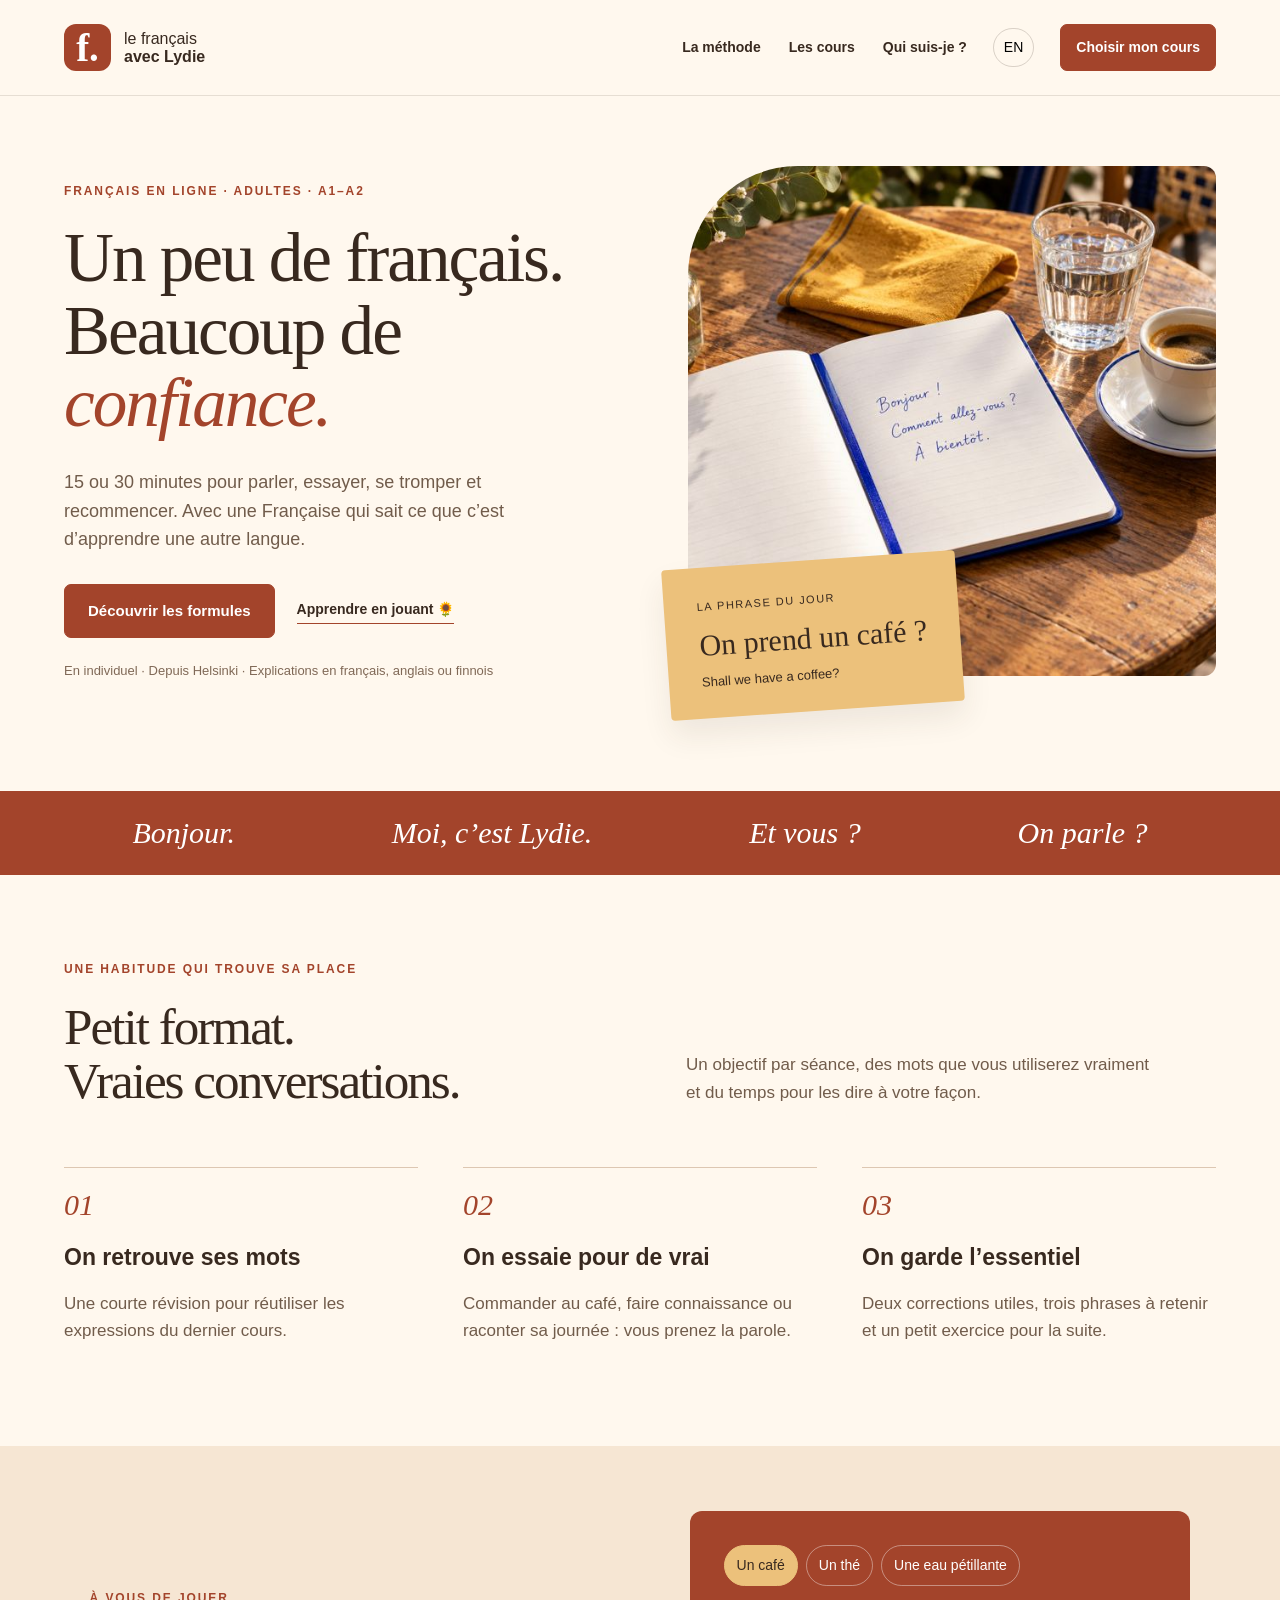
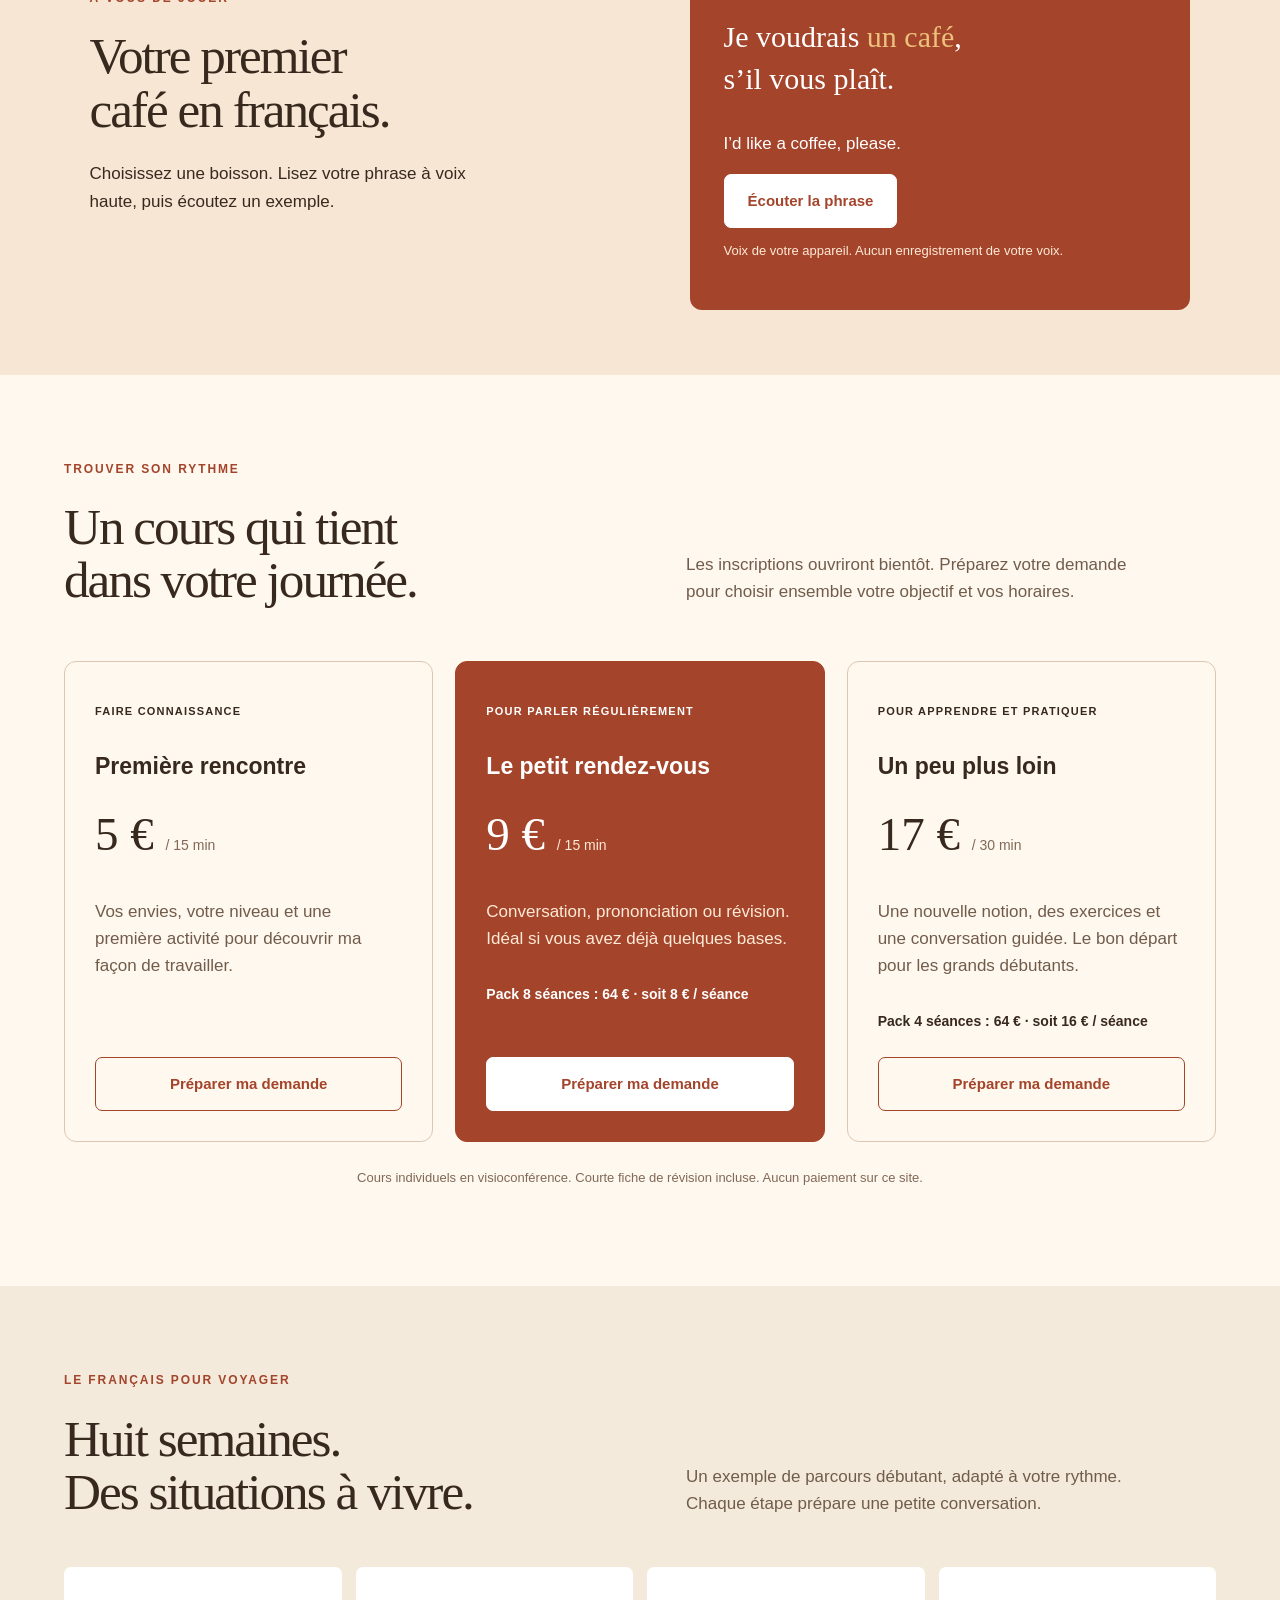
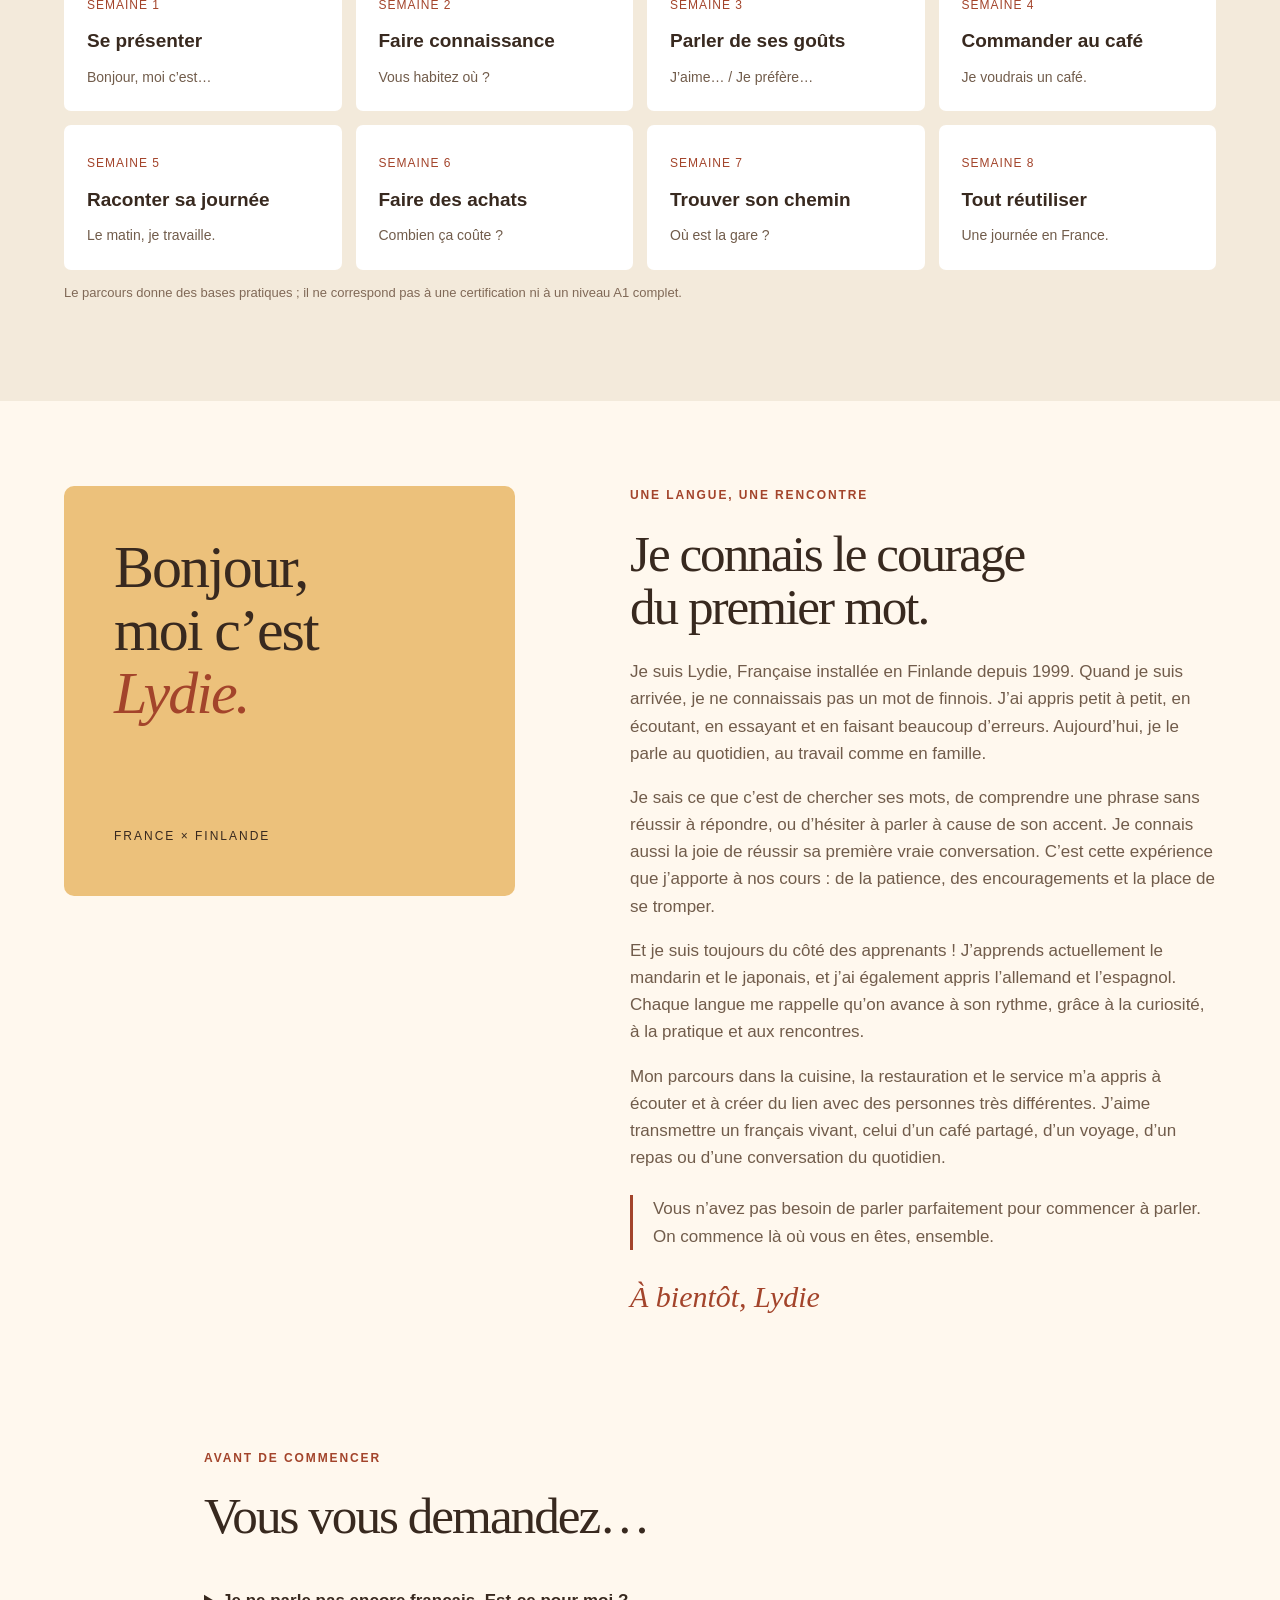
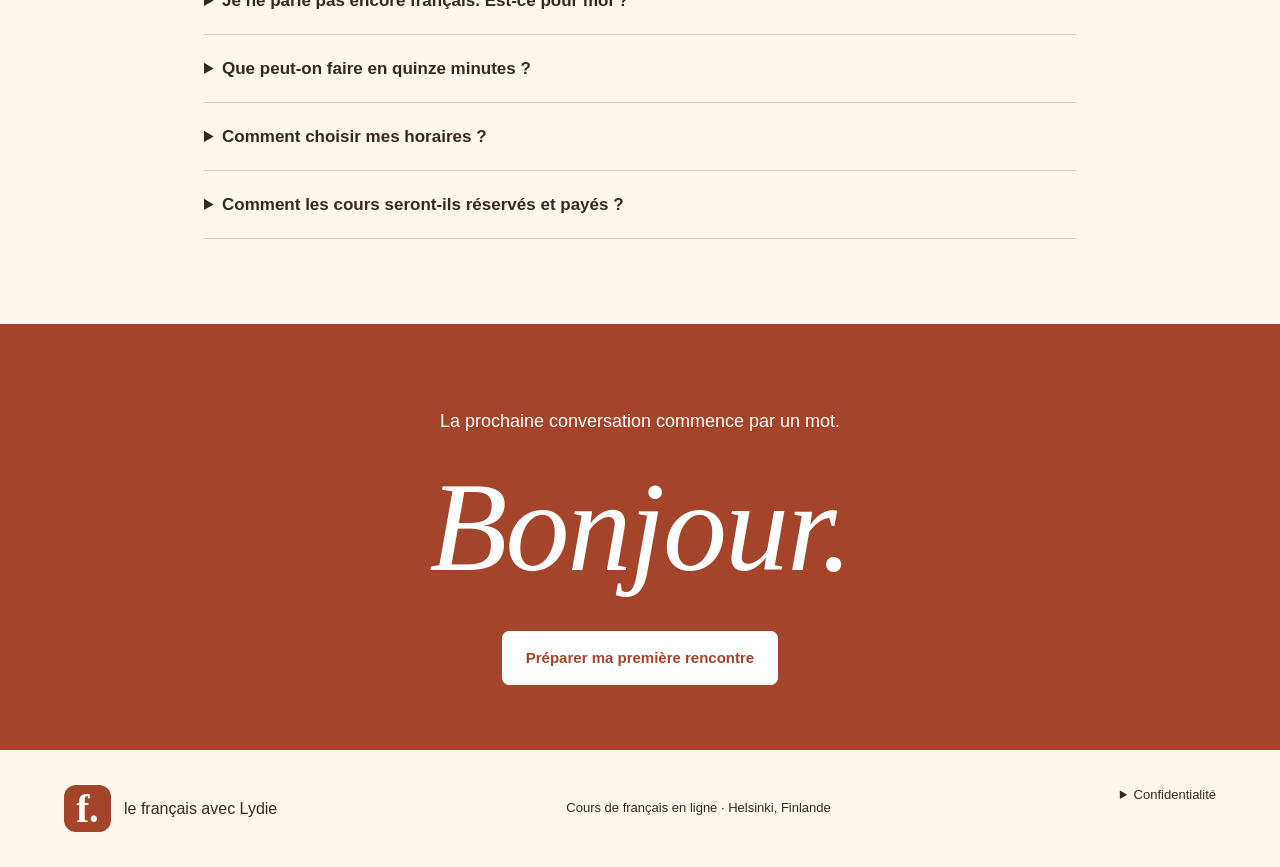
<file: index.html>
<!doctype html><html lang="fr"><head><meta charset="utf-8"><meta name="viewport" content="width=device-width,initial-scale=1"><title>Le français avec Lydie — Cours courts, conversations vivantes</title><meta name="description" content="Pratiquez le français avec Lydie : cours individuels en ligne de 15 ou 30 minutes, prononciation, conversation et culture. À partir de 8 € par séance en pack."><link rel="icon" type="image/svg+xml" href="data:image/svg+xml,%3Csvg xmlns='http://www.w3.org/2000/svg' viewBox='0 0 64 64'%3E%3Crect width='64' height='64' rx='16' fill='%23a3442b'/%3E%3Ctext x='16' y='45' font-size='44' font-family='Georgia' fill='white'%3Ef%3C/text%3E%3C/svg%3E"><link rel="stylesheet" href="style.css"></head><body>
<header><a href="#" class="brand"><span class="mark">f.</span><span>le français<br><b>avec Lydie</b></span></a><nav aria-label="Navigation principale"><a href="#method" data-fr="La méthode" data-en="The method">La méthode</a><a href="#lessons" data-fr="Les cours" data-en="Lessons">Les cours</a><a href="#about" data-fr="Qui suis-je ?" data-en="About me">Qui suis-je ?</a></nav><button id="lang" class="language" aria-label="Switch to English">EN</button><a href="#lessons" class="button small" data-fr="Choisir mon cours" data-en="Find my lesson">Choisir mon cours</a></header>
<main><section class="hero"><div><p class="eyebrow" data-fr="FRANÇAIS EN LIGNE · ADULTES · A1–A2" data-en="ONLINE FRENCH · ADULTS · A1–A2">FRANÇAIS EN LIGNE · ADULTES · A1–A2</p><h1 data-fr="Un peu de français.<br>Beaucoup de<br><em>confiance.</em>" data-en="A little French.<br>A lot more<br><em>confidence.</em>">Un peu de français.<br>Beaucoup de<br><em>confiance.</em></h1><p class="intro" data-fr="15 ou 30 minutes pour parler, essayer, se tromper et recommencer. Avec une Française qui sait ce que c’est d’apprendre une autre langue." data-en="15 or 30 minutes to speak, try, make mistakes and try again. With a French native who knows what learning another language feels like.">15 ou 30 minutes pour parler, essayer, se tromper et recommencer. Avec une Française qui sait ce que c’est d’apprendre une autre langue.</p><div class="actions"><a class="button" href="#lessons" data-fr="Découvrir les formules" data-en="Explore the lessons">Découvrir les formules</a><a class="textlink" href="jouer.html" data-fr="Apprendre en jouant 🌻" data-en="Learn through play 🌻">Apprendre en jouant 🌻</a></div><p class="sub" data-fr="En individuel · Depuis Helsinki · Explications en français, anglais ou finnois" data-en="One-to-one · Based in Helsinki · Support in French, English or Finnish">En individuel · Depuis Helsinki · Explications en français, anglais ou finnois</p></div><div class="hero-art"><img src="cafe.jpg" alt="Un carnet de français bleu, un café et un verre d’eau sur une table ensoleillée" width="1536" height="1024"><div class="notecard"><span data-fr="LA PHRASE DU JOUR" data-en="TODAY’S PHRASE">LA PHRASE DU JOUR</span><p>On prend un café ?</p><small>Shall we have a coffee?</small></div></div></section>
<div class="ribbon"><span>Bonjour.</span><span>Moi, c’est Lydie.</span><span>Et vous ?</span><span>On parle ?</span></div>
<section id="method" class="section"><div class="sectionhead"><p class="eyebrow" data-fr="UNE HABITUDE QUI TROUVE SA PLACE" data-en="A HABIT THAT FITS YOUR LIFE">UNE HABITUDE QUI TROUVE SA PLACE</p><h2 data-fr="Petit format.<br>Vraies conversations." data-en="Short lessons.<br>Real conversations.">Petit format.<br>Vraies conversations.</h2><p data-fr="Un objectif par séance, des mots que vous utiliserez vraiment et du temps pour les dire à votre façon." data-en="One goal per lesson, words you’ll actually use, and time to make them your own.">Un objectif par séance, des mots que vous utiliserez vraiment et du temps pour les dire à votre façon.</p></div><div class="steps"><article><span>01</span><h3 data-fr="On retrouve ses mots" data-en="Bring back what you know">On retrouve ses mots</h3><p data-fr="Une courte révision pour réutiliser les expressions du dernier cours." data-en="A quick review to use expressions from your last lesson again.">Une courte révision pour réutiliser les expressions du dernier cours.</p></article><article><span>02</span><h3 data-fr="On essaie pour de vrai" data-en="Try it in real life">On essaie pour de vrai</h3><p data-fr="Commander au café, faire connaissance ou raconter sa journée : vous prenez la parole." data-en="Order a coffee, meet someone or talk about your day: you do the speaking.">Commander au café, faire connaissance ou raconter sa journée : vous prenez la parole.</p></article><article><span>03</span><h3 data-fr="On garde l’essentiel" data-en="Keep the essentials">On garde l’essentiel</h3><p data-fr="Deux corrections utiles, trois phrases à retenir et un petit exercice pour la suite." data-en="Two useful corrections, three phrases to remember and a small task for next time.">Deux corrections utiles, trois phrases à retenir et un petit exercice pour la suite.</p></article></div></section>
<section class="practice" id="practice"><div><p class="eyebrow" data-fr="À VOUS DE JOUER" data-en="YOUR TURN">À VOUS DE JOUER</p><h2 data-fr="Votre premier<br>café en français." data-en="Your first coffee<br>in French.">Votre premier<br>café en français.</h2><p data-fr="Choisissez une boisson. Lisez votre phrase à voix haute, puis écoutez un exemple." data-en="Choose a drink. Read your phrase aloud, then listen to an example.">Choisissez une boisson. Lisez votre phrase à voix haute, puis écoutez un exemple.</p></div><div class="exercise"><div class="choices" role="group" aria-label="Choisir une boisson"><button class="chosen" data-drink="un café" aria-pressed="true">Un café</button><button data-drink="un thé" aria-pressed="false">Un thé</button><button data-drink="une eau pétillante" aria-pressed="false">Une eau pétillante</button></div><p class="phrase" id="phrase">Je voudrais <strong>un café</strong>,<br>s’il vous plaît.</p><p id="translation">I’d like a coffee, please.</p><button id="listen" class="button light" data-fr="Écouter la phrase" data-en="Listen to the phrase">Écouter la phrase</button><p class="smallprint" data-fr="Voix de votre appareil. Aucun enregistrement de votre voix." data-en="Uses your device’s voice. Your voice is never recorded.">Voix de votre appareil. Aucun enregistrement de votre voix.</p><p id="audio-status" role="status"></p></div></section>
<section class="section" id="lessons"><div class="sectionhead"><p class="eyebrow" data-fr="TROUVER SON RYTHME" data-en="FIND YOUR RHYTHM">TROUVER SON RYTHME</p><h2 data-fr="Un cours qui tient<br>dans votre journée." data-en="A lesson that fits<br>into your day.">Un cours qui tient<br>dans votre journée.</h2><p data-fr="Les inscriptions ouvriront bientôt. Préparez votre demande pour choisir ensemble votre objectif et vos horaires." data-en="Enrolment is opening soon. Prepare your enquiry so we can choose your goals and schedule together.">Les inscriptions ouvriront bientôt. Préparez votre demande pour choisir ensemble votre objectif et vos horaires.</p></div><div class="plans"><article><p class="tag" data-fr="FAIRE CONNAISSANCE" data-en="MEET LYDIE">FAIRE CONNAISSANCE</p><h3 data-fr="Première rencontre" data-en="First meeting">Première rencontre</h3><p class="price">5 € <span>/ 15 min</span></p><p data-fr="Vos envies, votre niveau et une première activité pour découvrir ma façon de travailler." data-en="Your goals, your level and a first activity to discover how I work.">Vos envies, votre niveau et une première activité pour découvrir ma façon de travailler.</p><button class="button outline enquire" data-offer="Première rencontre · 15 min · 5 €" data-fr="Préparer ma demande" data-en="Prepare my enquiry">Préparer ma demande</button></article><article class="featured"><p class="tag" data-fr="POUR PARLER RÉGULIÈREMENT" data-en="FOR REGULAR SPEAKING PRACTICE">POUR PARLER RÉGULIÈREMENT</p><h3 data-fr="Le petit rendez-vous" data-en="The little catch-up">Le petit rendez-vous</h3><p class="price">9 € <span>/ 15 min</span></p><p data-fr="Conversation, prononciation ou révision. Idéal si vous avez déjà quelques bases." data-en="Conversation, pronunciation or review. Ideal if you already know some French.">Conversation, prononciation ou révision. Idéal si vous avez déjà quelques bases.</p><p class="bundle" data-fr="Pack 8 séances : 64 € · soit 8 € / séance" data-en="8-lesson pack: €64 · €8 per lesson">Pack 8 séances : 64 € · soit 8 € / séance</p><button class="button light enquire" data-offer="Cours de 15 minutes · 9 € / pack 8 séances 64 €" data-fr="Préparer ma demande" data-en="Prepare my enquiry">Préparer ma demande</button></article><article><p class="tag" data-fr="POUR APPRENDRE ET PRATIQUER" data-en="TO LEARN AND PRACTISE">POUR APPRENDRE ET PRATIQUER</p><h3 data-fr="Un peu plus loin" data-en="A little further">Un peu plus loin</h3><p class="price">17 € <span>/ 30 min</span></p><p data-fr="Une nouvelle notion, des exercices et une conversation guidée. Le bon départ pour les grands débutants." data-en="A new topic, exercises and guided conversation. A good starting point for complete beginners.">Une nouvelle notion, des exercices et une conversation guidée. Le bon départ pour les grands débutants.</p><p class="bundle" data-fr="Pack 4 séances : 64 € · soit 16 € / séance" data-en="4-lesson pack: €64 · €16 per lesson">Pack 4 séances : 64 € · soit 16 € / séance</p><button class="button outline enquire" data-offer="Cours de 30 minutes · 17 € / pack 4 séances 64 €" data-fr="Préparer ma demande" data-en="Prepare my enquiry">Préparer ma demande</button></article></div><p class="smallprint center" data-fr="Cours individuels en visioconférence. Courte fiche de révision incluse. Aucun paiement sur ce site." data-en="One-to-one video lessons. Short review sheet included. No payment is taken on this website.">Cours individuels en visioconférence. Courte fiche de révision incluse. Aucun paiement sur ce site.</p></section>
<section class="journey section" id="journey"><div class="sectionhead"><p class="eyebrow" data-fr="LE FRANÇAIS POUR VOYAGER" data-en="FRENCH FOR TRAVEL">LE FRANÇAIS POUR VOYAGER</p><h2 data-fr="Huit semaines.<br>Des situations à vivre." data-en="Eight weeks.<br>Everyday situations.">Huit semaines.<br>Des situations à vivre.</h2><p data-fr="Un exemple de parcours débutant, adapté à votre rythme. Chaque étape prépare une petite conversation." data-en="A sample beginner journey, adapted to your pace. Each step prepares you for a short conversation.">Un exemple de parcours débutant, adapté à votre rythme. Chaque étape prépare une petite conversation.</p></div><div class="weeks" id="weeks"></div><p class="smallprint" data-fr="Le parcours donne des bases pratiques ; il ne correspond pas à une certification ni à un niveau A1 complet." data-en="This journey builds practical foundations; it is not a qualification or a complete A1 course.">Le parcours donne des bases pratiques ; il ne correspond pas à une certification ni à un niveau A1 complet.</p></section>
<section class="about section" id="about"><div class="portrait-type" aria-hidden="true"><span>Bonjour,<br>moi c’est<br><em>Lydie.</em></span><small>FRANCE × FINLANDE</small></div><div><p class="eyebrow" data-fr="UNE LANGUE, UNE RENCONTRE" data-en="A LANGUAGE, A CONNECTION">UNE LANGUE, UNE RENCONTRE</p><h2 data-fr="Je connais le courage<br>du premier mot." data-en="I know the courage<br>of the first word.">Je connais le courage<br>du premier mot.</h2><p data-fr="Je suis Lydie, Française installée en Finlande depuis 1999. Quand je suis arrivée, je ne connaissais pas un mot de finnois. J’ai appris petit à petit, en écoutant, en essayant et en faisant beaucoup d’erreurs. Aujourd’hui, je le parle au quotidien, au travail comme en famille." data-en="I’m Lydie, a French native living in Finland since 1999. When I arrived, I didn’t know a single word of Finnish. I learned gradually by listening, trying and making plenty of mistakes. Today, I use it every day, at work and with my family.">Je suis Lydie, Française installée en Finlande depuis 1999. Quand je suis arrivée, je ne connaissais pas un mot de finnois. J’ai appris petit à petit, en écoutant, en essayant et en faisant beaucoup d’erreurs. Aujourd’hui, je le parle au quotidien, au travail comme en famille.</p><p data-fr="Je sais ce que c’est de chercher ses mots, de comprendre une phrase sans réussir à répondre, ou d’hésiter à parler à cause de son accent. Je connais aussi la joie de réussir sa première vraie conversation. C’est cette expérience que j’apporte à nos cours : de la patience, des encouragements et la place de se tromper." data-en="I know what it feels like to search for words, understand a sentence but struggle to reply, or hesitate to speak because of your accent. I also know the joy of having your first real conversation. That experience shapes our lessons: patience, encouragement and room to make mistakes.">Je sais ce que c’est de chercher ses mots, de comprendre une phrase sans réussir à répondre, ou d’hésiter à parler à cause de son accent. Je connais aussi la joie de réussir sa première vraie conversation. C’est cette expérience que j’apporte à nos cours : de la patience, des encouragements et la place de se tromper.</p><p data-fr="Et je suis toujours du côté des apprenants ! J’apprends actuellement le mandarin et le japonais, et j’ai également appris l’allemand et l’espagnol. Chaque langue me rappelle qu’on avance à son rythme, grâce à la curiosité, à la pratique et aux rencontres." data-en="I’m still a language learner myself! I’m currently learning Mandarin and Japanese, and I’ve also studied German and Spanish. Each language reminds me that we progress at our own pace, through curiosity, practice and meeting people.">Et je suis toujours du côté des apprenants ! J’apprends actuellement le mandarin et le japonais, et j’ai également appris l’allemand et l’espagnol. Chaque langue me rappelle qu’on avance à son rythme, grâce à la curiosité, à la pratique et aux rencontres.</p><p data-fr="Mon parcours dans la cuisine, la restauration et le service m’a appris à écouter et à créer du lien avec des personnes très différentes. J’aime transmettre un français vivant, celui d’un café partagé, d’un voyage, d’un repas ou d’une conversation du quotidien." data-en="My background in cooking, hospitality and customer service taught me to listen and connect with people from many different backgrounds. I love sharing living French: the language of a shared coffee, a trip, a meal or an everyday conversation.">Mon parcours dans la cuisine, la restauration et le service m’a appris à écouter et à créer du lien avec des personnes très différentes. J’aime transmettre un français vivant, celui d’un café partagé, d’un voyage, d’un repas ou d’une conversation du quotidien.</p><div class="language-note"><p data-fr="Vous n’avez pas besoin de parler parfaitement pour commencer à parler. On commence là où vous en êtes, ensemble." data-en="You don’t need to speak perfectly to start speaking. We begin wherever you are, together.">Vous n’avez pas besoin de parler parfaitement pour commencer à parler. On commence là où vous en êtes, ensemble.</p></div><p class="signature">À bientôt, Lydie</p></div></section>
<section class="section faq"><p class="eyebrow" data-fr="AVANT DE COMMENCER" data-en="BEFORE YOU START">AVANT DE COMMENCER</p><h2 data-fr="Vous vous demandez…" data-en="You might be wondering…">Vous vous demandez…</h2><details><summary data-fr="Je ne parle pas encore français. Est-ce pour moi ?" data-en="I don’t speak French yet. Is this for me?">Je ne parle pas encore français. Est-ce pour moi ?</summary><p data-fr="Oui. Nous commencerons avec des cours de 30 minutes, des phrases simples et des explications en anglais ou en finnois si nécessaire." data-en="Yes. We’ll start with 30-minute lessons, simple phrases and explanations in English or Finnish when needed.">Oui. Nous commencerons avec des cours de 30 minutes, des phrases simples et des explications en anglais ou en finnois si nécessaire.</p></details><details><summary data-fr="Que peut-on faire en quinze minutes ?" data-en="What can we do in fifteen minutes?">Que peut-on faire en quinze minutes ?</summary><p data-fr="Réviser une expression, pratiquer une situation ou travailler une difficulté de prononciation. Une séance, un objectif précis." data-en="Review an expression, practise a situation or work on a pronunciation difficulty. One lesson, one clear goal.">Réviser une expression, pratiquer une situation ou travailler une difficulté de prononciation. Une séance, un objectif précis.</p></details><details><summary data-fr="Comment choisir mes horaires ?" data-en="How do I choose my lesson times?">Comment choisir mes horaires ?</summary><p data-fr="Les horaires seront convenus ensemble, avec votre fuseau horaire. Les disponibilités seront limitées ; aucune réservation n’est confirmée automatiquement." data-en="We’ll agree on times together, taking your time zone into account. Availability will be limited; no booking is confirmed automatically.">Les horaires seront convenus ensemble, avec votre fuseau horaire. Les disponibilités seront limitées ; aucune réservation n’est confirmée automatiquement.</p></details><details><summary data-fr="Comment les cours seront-ils réservés et payés ?" data-en="How will lessons be booked and paid for?">Comment les cours seront-ils réservés et payés ?</summary><p data-fr="Après échange avec Lydie, vous recevrez les horaires, le prix total et les conditions de réservation avant de vous engager. Ce site permet de préparer votre demande, sans l’envoyer." data-en="After talking to Lydie, you’ll receive the schedule, total price and booking terms before committing. This website prepares your enquiry without sending it.">Après échange avec Lydie, vous recevrez les horaires, le prix total et les conditions de réservation avant de vous engager. Ce site permet de préparer votre demande, sans l’envoyer.</p></details></section>
<section class="final-cta"><p data-fr="La prochaine conversation commence par un mot." data-en="Your next conversation starts with one word.">La prochaine conversation commence par un mot.</p><h2>Bonjour.</h2><button class="button light enquire" data-offer="Première rencontre · 15 min · 5 €" data-fr="Préparer ma première rencontre" data-en="Prepare my first meeting">Préparer ma première rencontre</button></section></main>
<footer><a href="#" class="brand"><span class="mark">f.</span><span>le français avec Lydie</span></a><p data-fr="Cours de français en ligne · Helsinki, Finlande" data-en="Online French lessons · Helsinki, Finland">Cours de français en ligne · Helsinki, Finlande</p><details><summary data-fr="Confidentialité" data-en="Privacy">Confidentialité</summary><p data-fr="Ce site ne recueille pas vos demandes et ne les transmet pas. Les informations saisies restent dans cette page et disparaissent à son rechargement. Aucun outil publicitaire ni cookie de suivi. La lecture audio utilise les voix disponibles sur votre appareil." data-en="This website does not collect or send your enquiries. Details you enter remain on this page and disappear when it reloads. No advertising tools or tracking cookies. Audio uses voices available on your device.">Ce site ne recueille pas vos demandes et ne les transmet pas. Les informations saisies restent dans cette page et disparaissent à son rechargement. Aucun outil publicitaire ni cookie de suivi. La lecture audio utilise les voix disponibles sur votre appareil.</p></details></footer>
<dialog id="enquiry"><form id="request-form"><button class="close" type="button" aria-label="Fermer">×</button><p class="eyebrow" data-fr="VOTRE PREMIER PAS" data-en="YOUR FIRST STEP">VOTRE PREMIER PAS</p><h2 data-fr="On fait connaissance ?" data-en="Shall we meet?">On fait connaissance ?</h2><p id="chosen-offer"></p><label><span data-fr="Votre prénom" data-en="Your first name">Votre prénom</span><input name="name" required maxlength="80" autocomplete="given-name"></label><label><span data-fr="Votre objectif" data-en="Your goal">Votre objectif</span><select name="goal"><option value="Voyager en France">Voyager en France / Travel</option><option value="Oser parler au quotidien">Oser parler au quotidien / Conversation</option><option value="Améliorer ma prononciation">Améliorer ma prononciation / Pronunciation</option><option value="Commencer le français">Commencer le français / Start learning</option></select></label><label><span data-fr="Votre fuseau horaire et vos disponibilités" data-en="Your time zone and availability">Votre fuseau horaire et vos disponibilités</span><input name="time" required maxlength="200" placeholder="Helsinki — samedi matin / Saturday morning"></label><button class="button" type="submit" data-fr="Créer mon message" data-en="Prepare my message">Créer mon message</button><p class="smallprint" data-fr="Votre demande n’est pas envoyée. Vous pourrez copier votre message ; le contact Instagram sera ajouté à l’ouverture des inscriptions." data-en="Your enquiry is not sent. You can copy your message; the Instagram contact will be added when enrolment opens.">Votre demande n’est pas envoyée. Vous pourrez copier votre message ; le contact Instagram sera ajouté à l’ouverture des inscriptions.</p><div id="message-area" hidden><label><span data-fr="Message à copier" data-en="Message to copy">Message à copier</span><textarea id="message" rows="7" readonly></textarea></label><button id="copy" class="button outline" type="button" data-fr="Copier le message" data-en="Copy message">Copier le message</button><p id="copy-status" role="status"></p></div></form></dialog><script src="app.js"></script></body></html>
</file>
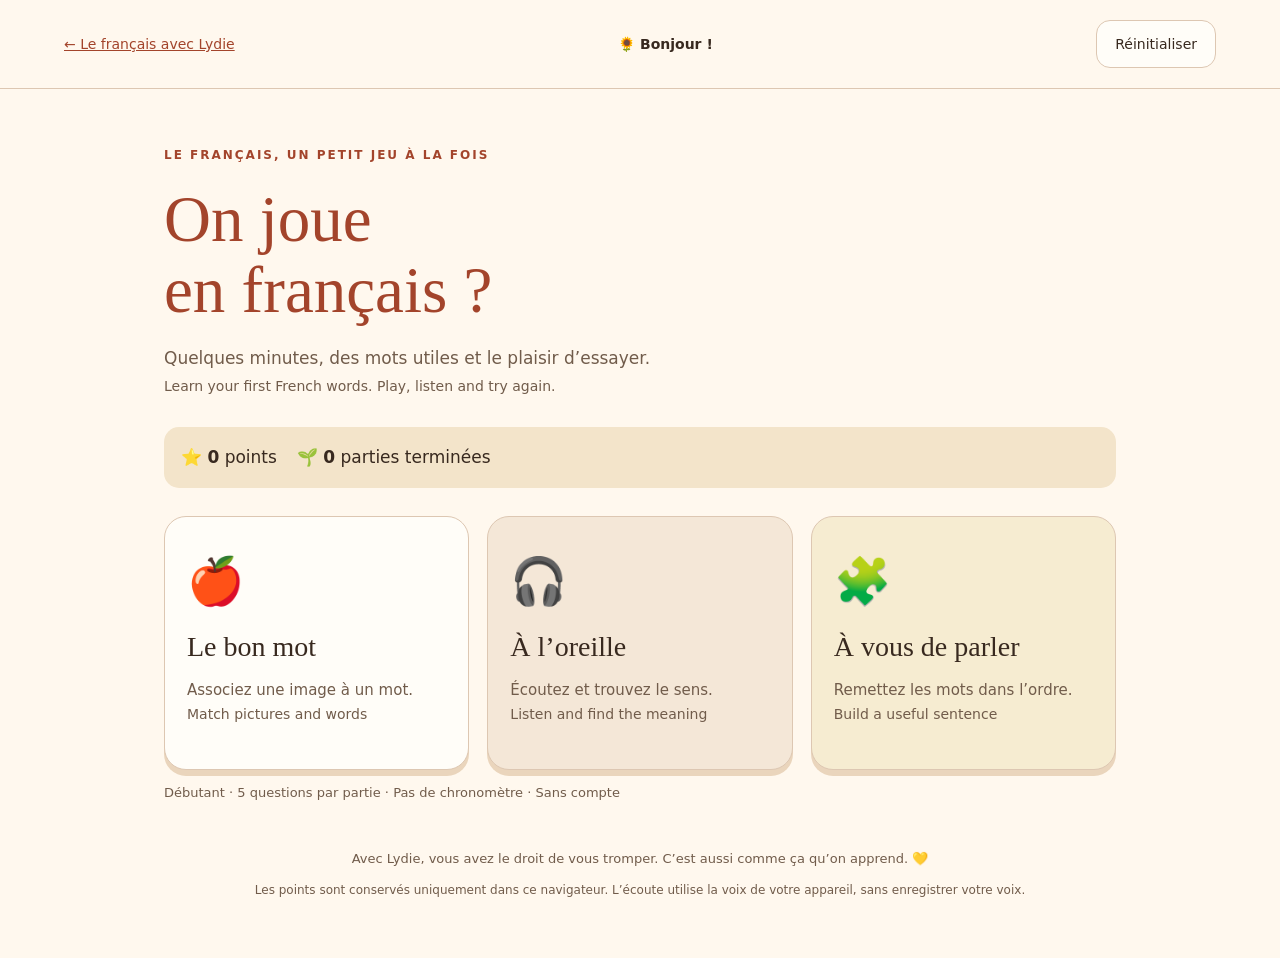
<file: jouer.html>
<!doctype html><html lang="fr"><head><meta charset="utf-8"><meta name="viewport" content="width=device-width,initial-scale=1"><title>Bonjour ! — Jouer avec Lydie</title><meta name="description" content="Apprenez vos premiers mots de français avec des jeux courts : images, écoute et phrases à reconstruire."><link rel="stylesheet" href="jeu.css"></head><body><header><a href="/">← Le français avec Lydie</a><span>🌻 Bonjour !</span><button id="reset">Réinitialiser</button></header><main><section id="home"><p class="eyebrow">LE FRANÇAIS, UN PETIT JEU À LA FOIS</p><h1>On joue<br>en français ?</h1><p class="intro">Quelques minutes, des mots utiles et le plaisir d’essayer.<br><span lang="en">Learn your first French words. Play, listen and try again.</span></p><div class="stats"><span>⭐ <b id="total">0</b> points</span><span>🌱 <b id="sessions">0</b> parties terminées</span></div><div class="games"><button data-mode="words"><span>🍎</span><h2>Le bon mot</h2><p>Associez une image à un mot.<br><small>Match pictures and words</small></p></button><button data-mode="listen"><span>🎧</span><h2>À l’oreille</h2><p>Écoutez et trouvez le sens.<br><small>Listen and find the meaning</small></p></button><button data-mode="phrase"><span>🧩</span><h2>À vous de parler</h2><p>Remettez les mots dans l’ordre.<br><small>Build a useful sentence</small></p></button></div><p class="note">Débutant · 5 questions par partie · Pas de chronomètre · Sans compte</p></section><section id="play" hidden><div class="topline"><button id="back">← Les jeux</button><span id="counter"></span><span id="score"></span></div><progress id="progress" max="5" value="0" aria-label="Progression de la partie"></progress><div class="card"><p class="eyebrow" id="game-title"></p><div id="symbol" aria-hidden="true"></div><h1 id="prompt" tabindex="-1"></h1><p id="hint"></p><button id="audio" class="secondary">🔊 Écouter / Listen</button><div id="answer" aria-label="Votre phrase"></div><div id="options"></div><button id="clear" class="secondary" hidden>Effacer / Clear</button><button id="check" class="primary" hidden>Vérifier / Check</button><div id="feedback" role="status" aria-live="polite"></div><button id="next" class="primary" hidden>Continuer →</button></div></section><section id="result" hidden class="card"><span class="celebrate">🌻</span><h1>Bien joué !</h1><p id="result-text"></p><p id="review"></p><button id="again" class="primary">Rejouer</button><button id="menu" class="secondary">Choisir un autre jeu</button></section><footer>Avec Lydie, vous avez le droit de vous tromper. C’est aussi comme ça qu’on apprend. 💛<p>Les points sont conservés uniquement dans ce navigateur. L’écoute utilise la voix de votre appareil, sans enregistrer votre voix.</p></footer></main><script src="jeu.js"></script></body></html>
</file>
<file: style.css>
*{box-sizing:border-box}html{scroll-behavior:smooth;scroll-padding-top:100px}body{margin:0;background:#fff8ee;color:#38291f;font:17px/1.6 Arial,Helvetica,sans-serif}a{color:inherit;text-decoration:none}button,input,select,textarea{font:inherit}button,a{ -webkit-tap-highlight-color:transparent}button{cursor:pointer}header{display:flex;align-items:center;gap:26px;padding:24px 5%;border-bottom:1px solid #38291f20;background:#fff8ee}nav{display:flex;gap:28px;margin-left:auto;font-size:14px;font-weight:600}.brand{display:flex;align-items:center;gap:13px;line-height:1.1;font-size:16px}.mark{display:grid;place-items:center;background:#a3442b;color:white;border-radius:12px;width:47px;height:47px;font:bold 39px Georgia,serif}.language{border:1px solid #38291f30;padding:7px 10px;border-radius:20px;background:none;font-size:14px}.button{display:inline-flex;justify-content:center;align-items:center;text-align:center;background:#a3442b;color:#fff;border:1px solid #a3442b;border-radius:7px;padding:14px 23px;font-weight:600;font-size:15px;transition:transform .2s,background .2s}.button:hover{background:#82321f;transform:translateY(-2px)}.button.small{font-size:14px;padding:11px 15px}.button.light{background:#fff;color:#a3442b;border-color:white}.button.outline{background:none;color:#a3442b}.button.outline:hover{background:#f8e6d6}a:focus-visible,button:focus-visible,summary:focus-visible,input:focus-visible,select:focus-visible,textarea:focus-visible{outline:3px solid #df9b12;outline-offset:4px}.hero{display:grid;grid-template-columns:1.05fr 1fr;gap:6%;padding:70px 5% 80px;align-items:center;max-width:1500px;margin:auto}.eyebrow{font-size:12px;letter-spacing:1.9px;font-weight:bold;color:#a3442b;margin:0 0 21px}h1,h2{font-family:Georgia,'Times New Roman',serif;font-weight:400;line-height:1.05;letter-spacing:-2px}h1{font-size:clamp(49px,5.4vw,82px);margin:0 0 28px}h1 em,h2 em{color:#a3442b}h2{font-size:clamp(36px,4vw,57px);margin:0 0 24px}h3{line-height:1.3;font-size:23px;margin:20px 0 10px}.intro{max-width:470px;color:#715c4b;font-size:18px}.actions{display:flex;align-items:center;gap:22px;flex-wrap:wrap;margin-top:30px}.textlink{font-size:14px;font-weight:600;border-bottom:1px solid #a3442b;padding-bottom:3px}.sub{font-size:13px;color:#806957;max-width:440px;margin-top:23px}.hero-art{position:relative;padding-bottom:35px}.hero-art img{width:100%;height:510px;object-fit:cover;border-radius:110px 12px 12px 12px;display:block}.notecard{position:absolute;bottom:0;left:-22px;background:#ecc17b;padding:24px 33px;transform:rotate(-4deg);box-shadow:0 16px 30px #38291f16;border-radius:4px}.notecard span{font-size:11px;letter-spacing:1.5px}.notecard p{font:30px Georgia;margin:10px 0 5px}.notecard small{font-size:13px}.ribbon{background:#a3442b;color:white;display:flex;justify-content:space-around;gap:20px;padding:25px 5%;font:italic 30px Georgia}.section{padding:85px 5%;max-width:1500px;margin:auto}.sectionhead{display:grid;grid-template-columns:1fr 1fr;column-gap:8%;align-items:end}.sectionhead .eyebrow{grid-column:1/-1}.sectionhead p:not(.eyebrow){color:#715c4b;max-width:470px;margin:0 0 26px}.steps{display:grid;grid-template-columns:repeat(3,1fr);gap:45px;margin-top:35px}.steps article{border-top:1px solid #ddc7b2;padding-top:20px}.steps span{color:#a3442b;font:italic 30px Georgia}.steps p,.plans article>p:not(.price):not(.tag):not(.bundle){color:#715c4b}.practice{display:grid;grid-template-columns:1fr 1fr;gap:9%;padding:65px 7%;background:#f6e6d3;align-items:center}.practice p{max-width:400px}.exercise{background:#a3442b;color:#fff;padding:34px;border-radius:12px}.choices{display:flex;gap:8px;flex-wrap:wrap}.choices button{background:none;border:1px solid #ffffff66;color:white;padding:8px 12px;border-radius:25px;font-size:14px}.choices button.chosen{background:#ecc17b;color:#38291f;border-color:#ecc17b}.phrase{font:30px/1.4 Georgia}.phrase strong{font-weight:400;color:#ecc17b}.smallprint{font-size:13px;color:#806957}.exercise .smallprint{color:#ffead7}.plans{display:grid;grid-template-columns:repeat(3,1fr);gap:22px;margin-top:30px}.plans article{padding:30px;border:1px solid #ddc7b2;border-radius:12px;display:flex;flex-direction:column}.plans article.featured{background:#a3442b;color:white;border-color:#a3442b}.plans article.featured>p:not(.price):not(.tag):not(.bundle){color:#ffead7}.tag{font-size:11px;font-weight:bold;letter-spacing:1.2px}.price{font:47px Georgia;margin:15px 0 20px}.price span{font:14px Arial;color:#806957}.featured .price span{color:#ffead7}.bundle{font-size:14px;font-weight:bold;margin-bottom:24px}.plans .button{margin-top:auto;width:100%}.center{text-align:center;margin-top:26px}.journey{background:#f3eadb;max-width:none}.weeks{display:grid;grid-template-columns:repeat(4,1fr);gap:14px;margin-top:24px}.week{background:white;padding:23px;border-radius:7px}.week span{color:#a3442b;font-size:12px;text-transform:uppercase;letter-spacing:1px}.week h3{font-size:19px;margin:12px 0}.week p{font-size:14px;color:#715c4b;margin:0}.about{display:grid;grid-template-columns:1fr 1.3fr;gap:10%;align-items:center}.portrait-type{background:#ecc17b;border-radius:10px;padding:50px;min-height:410px;display:flex;flex-direction:column;justify-content:space-between}.portrait-type span{font:60px/1.05 Georgia;letter-spacing:-2px}.portrait-type em{color:#a3442b}.portrait-type small{font-size:12px;letter-spacing:2px}.about p:not(.eyebrow):not(.signature){color:#715c4b}.signature{font:italic 30px Georgia;color:#a3442b}.faq{padding-top:20px;max-width:1000px}.faq details{border-bottom:1px solid #ddc7b2;padding:20px 0}.faq summary{cursor:pointer;font-weight:600}.faq details p{color:#715c4b}.final-cta{background:#a3442b;color:white;text-align:center;padding:65px 5%}.final-cta p{font-size:18px}.final-cta h2{font:italic clamp(75px,10vw,130px) Georgia;margin:12px 0 30px}footer{padding:35px 5%;display:flex;gap:30px;justify-content:space-between;align-items:flex-start;font-size:13px}footer details{max-width:300px}footer summary{cursor:pointer}dialog{border:0;border-radius:14px;padding:35px;width:min(560px,92vw);max-height:90vh;color:#38291f;background:#fff8ee}dialog::backdrop{background:#38291f88}dialog h2{font-size:36px;letter-spacing:-1px}.close{position:absolute;top:12px;right:14px;border:0;background:none;font-size:27px}label{display:block;margin:16px 0}label span{display:block;font-size:14px;font-weight:600;margin-bottom:7px}input,select,textarea{width:100%;padding:12px;border:1px solid #bfa48b;background:white;border-radius:5px;font-size:16px}textarea{resize:vertical}#chosen-offer{font-size:14px;font-weight:bold;color:#a3442b}#copy-status,#audio-status{font-size:14px}#message-area{border-top:1px solid #ddc7b2;margin-top:20px;padding-top:10px}[hidden]{display:none!important}
@media(max-width:900px){header{gap:14px}nav{display:none}.language{margin-left:auto}.hero{gap:35px;padding-top:45px}.hero-art img{height:420px}.sectionhead{column-gap:35px}.steps{gap:25px}.plans{gap:12px}.plans article{padding:22px}.plans h3{font-size:20px}.weeks{grid-template-columns:repeat(2,1fr)}.about{gap:35px}.portrait-type{padding:30px}.portrait-type span{font-size:49px}footer{flex-wrap:wrap}}@media(max-width:650px){header{padding:18px 5%}.brand{font-size:13px}.mark{width:37px;height:37px;font-size:32px}header .small{display:none}.hero{grid-template-columns:1fr;padding-bottom:55px}.hero-art{max-width:520px;margin:15px 0 0 15px}.hero-art img{height:340px;border-radius:70px 10px 10px 10px}.notecard{left:-15px;padding:17px 24px}.notecard p{font-size:26px}h1{font-size:57px}.ribbon{flex-wrap:wrap;justify-content:center;font-size:24px;gap:18px 25px}.section{padding:55px 6%}.sectionhead{display:block}.steps,.plans,.practice,.about{grid-template-columns:1fr}.steps{gap:22px}.practice{padding:45px 6%;gap:24px}.exercise{padding:25px}.plans{gap:18px}.plans article{padding:28px}.plans .button{margin-top:15px}.portrait-type{min-height:320px;padding:35px}.portrait-type span{font-size:58px}.weeks{gap:10px}.week{padding:17px}.week h3{font-size:17px}.final-cta{padding:50px 6%}footer{display:block}footer>*{margin-bottom:18px}.eyebrow{font-size:11px}.intro{font-size:17px}dialog{padding:27px}}@media(prefers-reduced-motion:reduce){html{scroll-behavior:auto}*{transition:none!important}}

.about{align-items:start}.portrait-type{position:sticky;top:30px}.language-note{border-left:3px solid #a3442b;padding-left:20px;margin-top:24px}.language-tags{display:flex;flex-wrap:wrap;gap:8px;margin-top:22px}.language-tags span{border:1px solid #ddc7b2;border-radius:24px;padding:6px 12px;font-size:13px;color:#715c4b;background:#fff8ee}@media(max-width:650px){.portrait-type{position:static}}
</file>
<file: jeu.css>
*{box-sizing:border-box}body{margin:0;background:#fff8ee;color:#38291f;font:17px/1.6 system-ui,sans-serif}button,a{touch-action:manipulation}button{font:inherit;cursor:pointer;border:1px solid #ddc7b2;background:#fffdf8;color:#38291f;border-radius:14px;padding:12px 18px}button:hover{border-color:#a3442b;background:#faebdb}button:disabled{cursor:default;opacity:.75}button:focus-visible,a:focus-visible{outline:3px solid #a3442b;outline-offset:4px}header{display:flex;align-items:center;justify-content:space-between;gap:15px;padding:20px 5%;border-bottom:1px solid #ddc7b2;font-size:14px}header a{color:#a3442b}header span{font-weight:700}main{max-width:1000px;margin:auto;padding:45px 24px}h1{font:normal clamp(36px,6vw,65px)/1.1 Georgia;margin:18px 0;color:#a3442b}h2{font:28px Georgia;margin:12px 0}.eyebrow{letter-spacing:2px;font-size:12px;font-weight:700;color:#a3442b}.intro{color:#715c4b}.intro span,small{font-size:14px}.stats{display:flex;flex-wrap:wrap;gap:20px;background:#f3e4ca;border-radius:15px;padding:17px;margin:28px 0}.games{display:grid;grid-template-columns:repeat(3,1fr);gap:18px}.games button{text-align:left;padding:28px 22px;border-radius:22px;box-shadow:0 6px 0 #ead5bc}.games button>span{font-size:46px}.games p{font-size:15px;color:#715c4b}.games button:nth-child(2){background:#f4e7d7}.games button:nth-child(3){background:#f6ecd1}.note,footer{font-size:13px;color:#715c4b}.topline{display:flex;justify-content:space-between;align-items:center;gap:10px;font-size:14px}progress{width:100%;height:12px;accent-color:#a3442b;margin:24px 0}.card{background:#fffdf8;border:1px solid #ddc7b2;border-radius:25px;padding:35px;text-align:center;max-width:750px;margin:auto}.card h1{font-size:36px}#symbol,.celebrate{font-size:68px}#hint{color:#715c4b}#options{display:grid;grid-template-columns:1fr 1fr;gap:12px;margin:24px 0}#options button{font-size:19px;min-height:58px}.primary{background:#a3442b;color:white;border-color:#a3442b}.primary:hover{background:#82321f;color:white}.secondary{background:#f3eadb}.correct{background:#e4eedb!important;border-color:#4e6839!important}.wrong{background:#fce3d8!important;border-color:#a3442b!important}#feedback{min-height:30px;margin:20px 0;font-weight:600}#answer{min-height:65px;background:#fff8ee;border:1px dashed #bfa48b;border-radius:14px;margin-top:20px;padding:12px;font-size:22px}#answer:empty{display:none}#review{color:#715c4b;font-size:15px}footer{margin-top:45px;text-align:center}footer p{font-size:12px}[hidden]{display:none!important}@media(max-width:650px){header{flex-wrap:wrap}header span{order:-1;width:100%}main{padding:30px 16px}.games{grid-template-columns:1fr}.games button{padding:20px}.card{padding:24px 16px}.topline{flex-wrap:wrap}#options{gap:8px}#options button{font-size:16px}}
</file>
